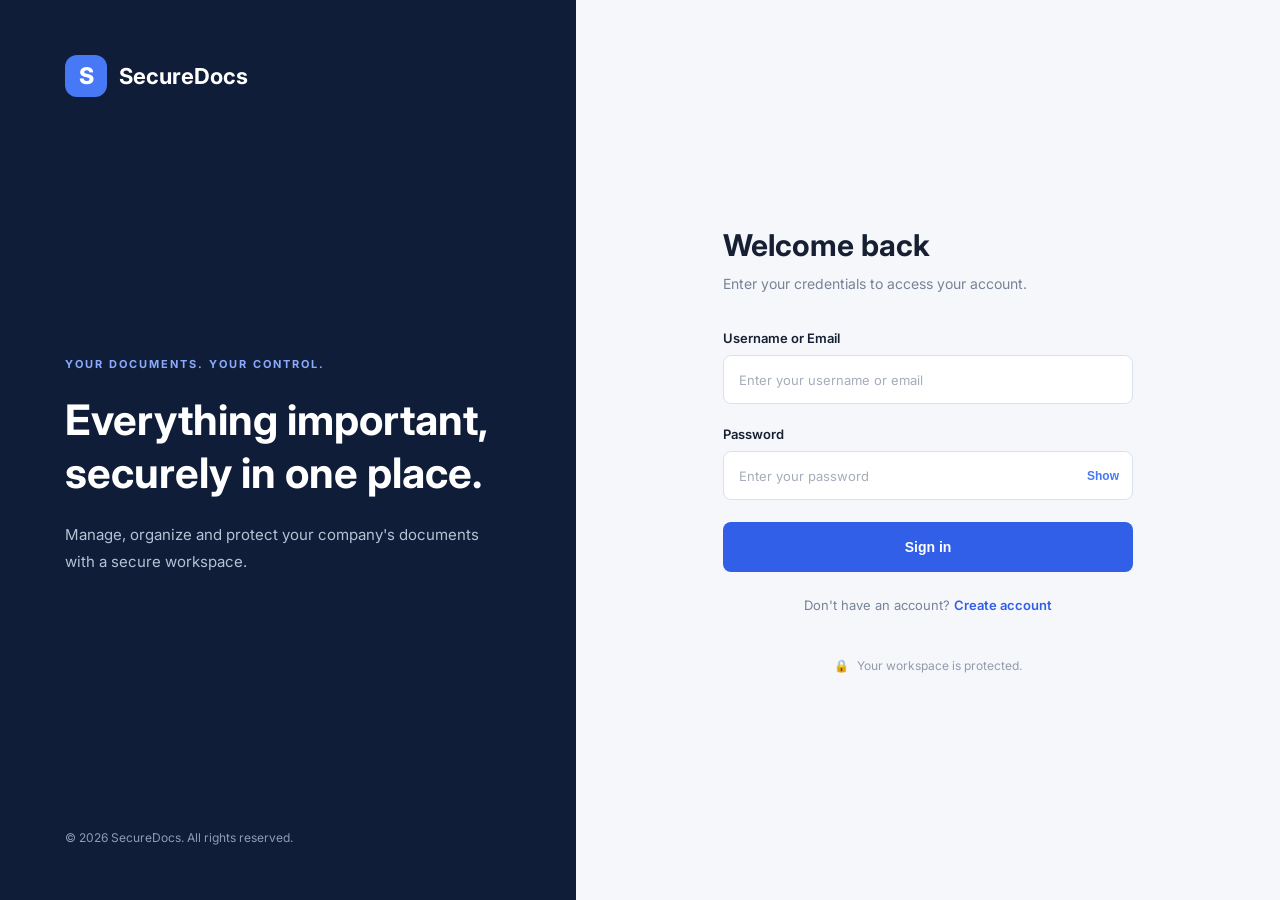
<file: frontend/index.html>
<!DOCTYPE html>
<html lang="en">
<head>
    <meta charset="UTF-8">
    <meta name="viewport" content="width=device-width, initial-scale=1.0">
    <title>SecureDocs | Login</title>
    <link rel="stylesheet" href="css/auth.css">
</head>
<body>

    <main class="auth-container">

        <section class="brand-section">
            <div class="brand">
                <div class="brand-icon">S</div>
                <span>SecureDocs</span>
            </div>

            <div class="brand-content">
                <span class="eyebrow">YOUR DOCUMENTS. YOUR CONTROL.</span>
                <h1>Everything important, securely in one place.</h1>
                <p>
                    Manage, organize and protect your company's
                    documents with a secure workspace.
                </p>
            </div>

            <div class="brand-footer">
                © 2026 SecureDocs. All rights reserved.
            </div>
        </section>

        <section class="form-section">

            <div class="form-wrapper">

                <div class="mobile-brand">
                    <div class="brand-icon">S</div>
                    <span>SecureDocs</span>
                </div>

                <div class="form-heading">
                    <h2>Welcome back</h2>
                    <p>Enter your credentials to access your account.</p>
                </div>

                <form id="loginForm">

                    <div class="form-group">
                        <label for="username">Username or Email</label>
                        <input
                            type="text"
                            id="username"
                            placeholder="Enter your username or email"
                            autocomplete="username"
                            required
                        >
                    </div>

                    <div class="form-group">
                        <label for="password">Password</label>

                        <div class="password-wrapper">
                            <input
                                type="password"
                                id="password"
                                placeholder="Enter your password"
                                autocomplete="current-password"
                                required
                            >

                            <button
                                type="button"
                                class="toggle-password"
                                id="togglePassword"
                            >
                                Show
                            </button>
                        </div>
                    </div>

                    <div id="message" class="message" role="alert"></div>

                    <button type="submit" id="loginButton" class="primary-btn">
                        Sign in
                    </button>

                </form>

                <div class="form-footer">
                    Don't have an account?
                    <a href="reg.html">Create account</a>
                </div>

                <div class="security-note">
                    <span>🔒</span>
                    Your workspace is protected.
                </div>

            </div>

        </section>

    </main>

    <script src="js/auth.js"></script>
</body>
</html>
</file>
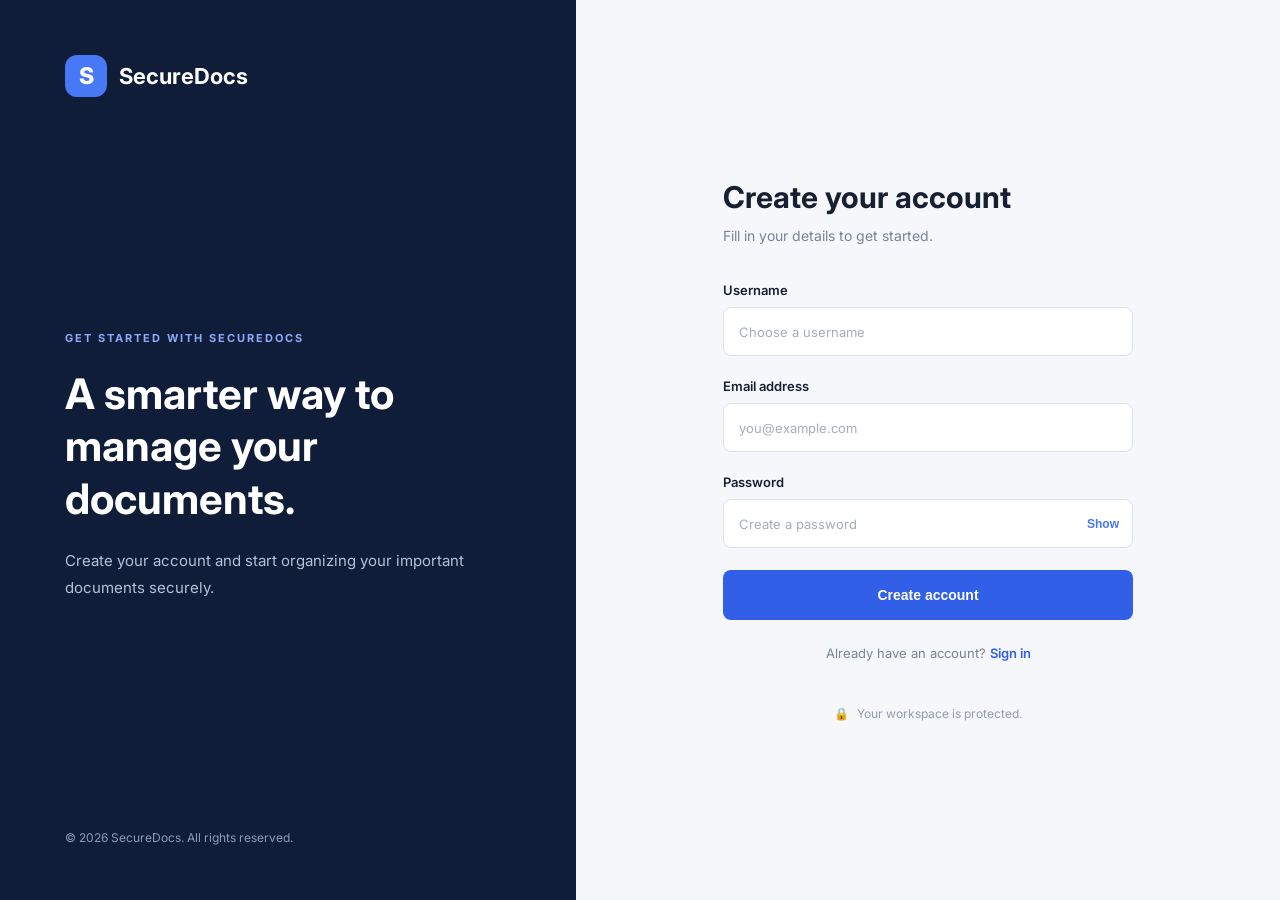
<file: frontend/reg.html>
<!DOCTYPE html>
<html lang="en">
<head>
    <meta charset="UTF-8">
    <meta name="viewport" content="width=device-width, initial-scale=1.0">
    <title>SecureDocs | Create Account</title>
    <link rel="stylesheet" href="css/auth.css">
</head>
<body>

    <main class="auth-container">

        <section class="brand-section">
            <div class="brand">
                <div class="brand-icon">S</div>
                <span>SecureDocs</span>
            </div>

            <div class="brand-content">
                <span class="eyebrow">GET STARTED WITH SECUREDOCS</span>
                <h1>A smarter way to manage your documents.</h1>
                <p>
                    Create your account and start organizing
                    your important documents securely.
                </p>
            </div>

            <div class="brand-footer">
                © 2026 SecureDocs. All rights reserved.
            </div>
        </section>

        <section class="form-section">

            <div class="form-wrapper">

                <div class="mobile-brand">
                    <div class="brand-icon">S</div>
                    <span>SecureDocs</span>
                </div>

                <div class="form-heading">
                    <h2>Create your account</h2>
                    <p>Fill in your details to get started.</p>
                </div>

                <form id="registerForm">

                    <div class="form-group">
                        <label for="username">Username</label>
                        <input
                            type="text"
                            id="username"
                            placeholder="Choose a username"
                            autocomplete="username"
                            required
                        >
                    </div>

                    <div class="form-group">
                        <label for="email">Email address</label>
                        <input
                            type="email"
                            id="email"
                            placeholder="you@example.com"
                            autocomplete="email"
                            required
                        >
                    </div>

                    <div class="form-group">
                        <label for="password">Password</label>

                        <div class="password-wrapper">
                            <input
                                type="password"
                                id="password"
                                placeholder="Create a password"
                                autocomplete="new-password"
                                minlength="8"
                                required
                            >

                            <button
                                type="button"
                                class="toggle-password"
                                id="togglePassword"
                            >
                                Show
                            </button>
                        </div>
                    </div>

                    <div id="message" class="message" role="alert"></div>

                    <button type="submit" id="registerButton" class="primary-btn">
                        Create account
                    </button>

                </form>

                <div class="form-footer">
                    Already have an account?
                    <a href="index.html">Sign in</a>
                </div>

                <div class="security-note">
                    <span>🔒</span>
                    Your workspace is protected.
                </div>

            </div>

        </section>

    </main>

    <script src="js/auth.js"></script>
</body>
</html>
</file>
<file: frontend/css/auth.css>
@import url('https://fonts.googleapis.com/css2?family=Inter:wght@400;500;600;700;800&display=swap');

* {
    margin: 0;
    padding: 0;
    box-sizing: border-box;
}

body {
    font-family: 'Inter', sans-serif;
    background: #f5f7fb;
    color: #172033;
    min-height: 100vh;
}

.auth-container {
    display: flex;
    min-height: 100vh;
}

/* Brand Section */

.brand-section {
    width: 45%;
    background: #101d38;
    color: white;
    padding: 55px 65px;
    display: flex;
    flex-direction: column;
    justify-content: space-between;
}

.brand {
    display: flex;
    align-items: center;
    gap: 12px;
    font-size: 22px;
    font-weight: 700;
}

.brand-icon {
    width: 42px;
    height: 42px;
    border-radius: 12px;
    background: #4778f5;
    display: flex;
    justify-content: center;
    align-items: center;
    font-size: 23px;
    font-weight: 800;
    color: white;
}

.brand-content {
    max-width: 480px;
}

.eyebrow {
    color: #8caafc;
    font-size: 11px;
    font-weight: 700;
    letter-spacing: 2px;
}

.brand-content h1 {
    font-size: 42px;
    line-height: 1.25;
    margin: 22px 0;
}

.brand-content p {
    color: #b6c1d5;
    font-size: 15px;
    line-height: 1.8;
}

.brand-footer {
    color: #8d9bb5;
    font-size: 12px;
}

/* Form Section */

.form-section {
    flex: 1;
    display: flex;
    justify-content: center;
    align-items: center;
    padding: 40px;
}

.form-wrapper {
    width: 100%;
    max-width: 410px;
}

.form-heading {
    margin-bottom: 35px;
}

.form-heading h2 {
    font-size: 30px;
    margin-bottom: 10px;
    color: #172033;
}

.form-heading p {
    color: #788397;
    font-size: 14px;
    line-height: 1.6;
}

/* Input Fields */

.form-group {
    margin-bottom: 22px;
}

.form-group label {
    display: block;
    font-size: 13px;
    font-weight: 600;
    margin-bottom: 9px;
}

.form-group input {
    width: 100%;
    height: 49px;
    padding: 0 15px;
    border: 1px solid #dce2ec;
    border-radius: 8px;
    outline: none;
    font-family: inherit;
    font-size: 13px;
    background: white;
    transition: 0.2s;
}

.form-group input:focus {
    border-color: #4778f5;
    box-shadow: 0 0 0 3px rgba(71, 120, 245, 0.12);
}

.form-group input::placeholder {
    color: #a5adbb;
}

/* Password */

.password-wrapper {
    position: relative;
}

.password-wrapper input {
    padding-right: 65px;
}

.toggle-password {
    position: absolute;
    right: 14px;
    top: 50%;
    transform: translateY(-50%);
    border: none;
    background: none;
    color: #4778f5;
    font-size: 12px;
    font-weight: 600;
    cursor: pointer;
}

/* Button */

.primary-btn {
    width: 100%;
    height: 50px;
    background: #315fe8;
    color: white;
    border: none;
    border-radius: 8px;
    font-size: 14px;
    font-weight: 600;
    cursor: pointer;
    transition: 0.2s;
}

.primary-btn:hover {
    background: #244dc8;
}

.primary-btn:disabled {
    opacity: 0.65;
    cursor: not-allowed;
}

/* Messages */

.message {
    display: none;
    padding: 12px;
    margin-bottom: 18px;
    border-radius: 7px;
    font-size: 13px;
    line-height: 1.5;
}

.message.success {
    display: block;
    color: #167647;
    background: #e9f8f0;
}

.message.error {
    display: block;
    color: #b42318;
    background: #fff0ef;
}

/* Footer */

.form-footer {
    text-align: center;
    font-size: 13px;
    color: #788397;
    margin-top: 25px;
}

.form-footer a {
    color: #315fe8;
    font-weight: 600;
    text-decoration: none;
}

.form-footer a:hover {
    text-decoration: underline;
}

.security-note {
    text-align: center;
    color: #929bad;
    font-size: 12px;
    margin-top: 45px;
}

.security-note span {
    margin-right: 5px;
}

.mobile-brand {
    display: none;
}

/* Responsive Design */

@media (max-width: 850px) {
    .brand-section {
        width: 40%;
        padding: 35px;
    }

    .brand-content h1 {
        font-size: 32px;
    }

    .form-section {
        padding: 25px;
    }
}

@media (max-width: 650px) {
    .auth-container {
        flex-direction: column;
    }

    .brand-section {
        display: none;
    }

    .form-section {
        min-height: 100vh;
        padding: 30px 22px;
    }

    .mobile-brand {
        display: flex;
        align-items: center;
        gap: 10px;
        font-size: 21px;
        font-weight: 700;
        margin-bottom: 55px;
    }

    .form-heading h2 {
        font-size: 26px;
    }
}
</file>
